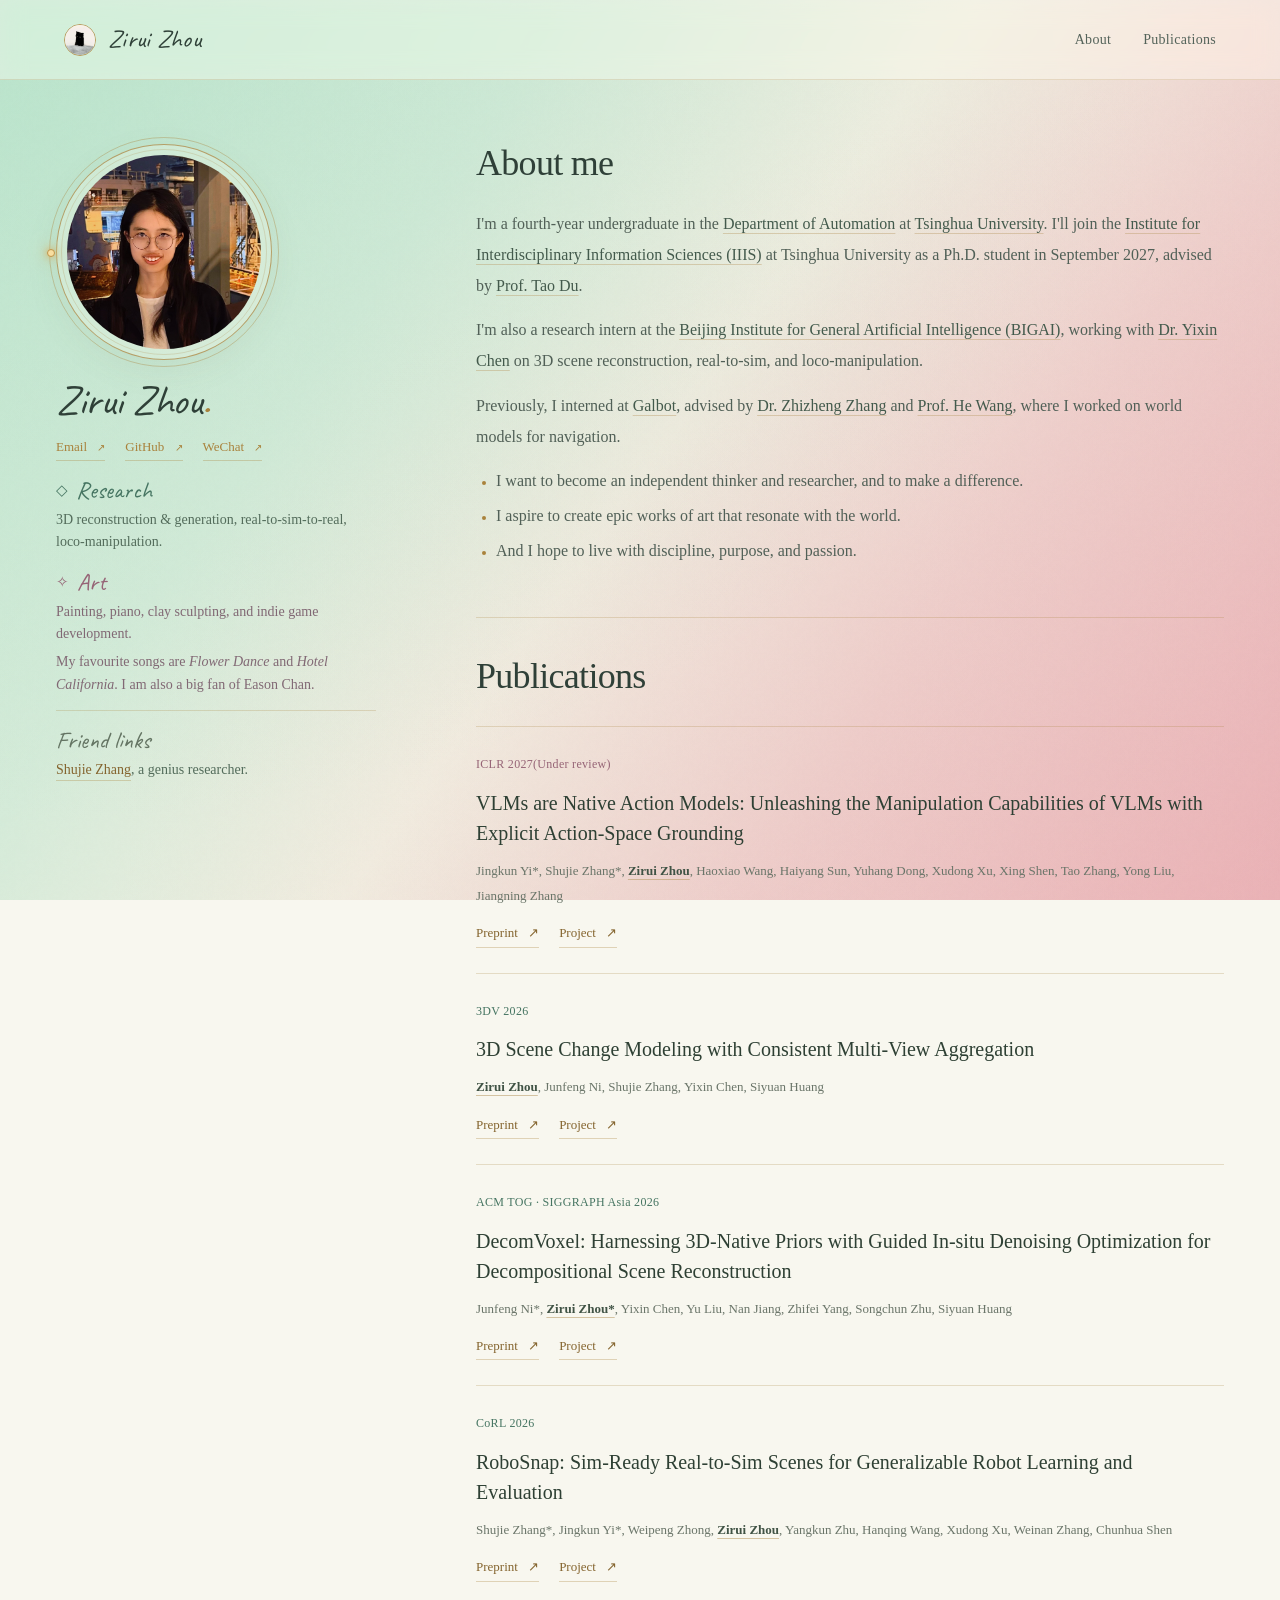
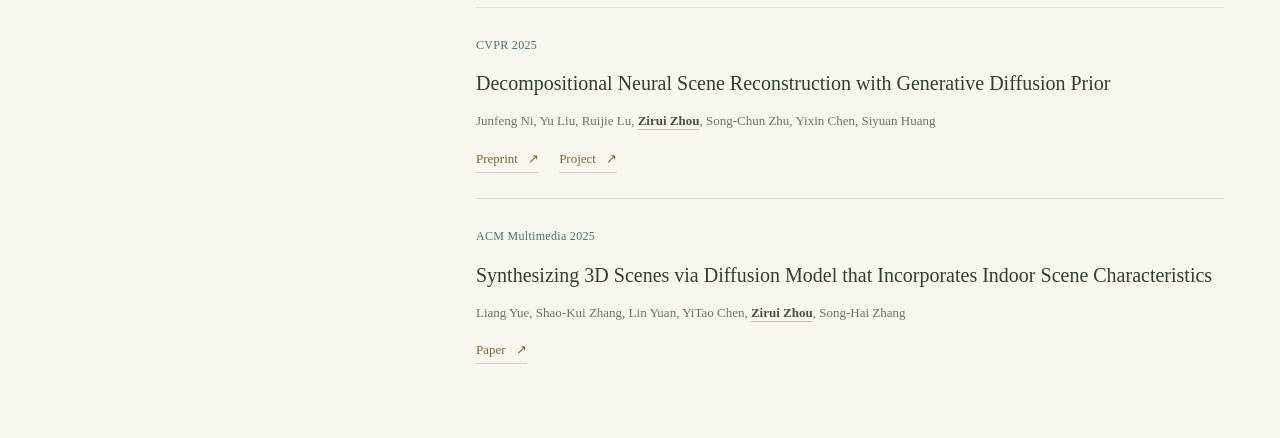
<file: index.html>
<!doctype html>
<html lang="en">
<head>
  <meta charset="utf-8">
  <meta name="viewport" content="width=device-width, initial-scale=1">
  <meta name="theme-color" content="#eef3e9">
  <meta name="description" content="Zirui Zhou — Tsinghua University. Research in 3D scene reconstruction and generation, real-to-sim-to-real robot learning, and loco-manipulation. A life with painting, piano, and clay.">
  <meta property="og:title" content="Zirui Zhou">
  <meta property="og:description" content="Exploring the world through 3D scenes, robotics, and art.">
  <meta property="og:type" content="website">
  <title>Zirui Zhou</title>
  <link rel="icon" type="image/jpeg" href="icon.jpg">
  <link rel="apple-touch-icon" href="icon.jpg">
  <link rel="preload" href="assets/font-preview/caveat-normal-400.woff2" as="font" type="font/woff2" crossorigin>
  <link rel="stylesheet" href="styles.css">
  <script src="script.js" defer></script>
</head>
<body>
  <a class="skip-link" href="#about">Skip to content</a>
  <header class="site-header" id="site-header">
    <a class="wordmark" href="#home" aria-label="Zirui Zhou, back to top">
      <img class="brand-icon" src="icon.jpg" alt="" width="32" height="32">
      <span>Zirui Zhou</span>
    </a>
    <nav aria-label="Main navigation">
      <a href="#about">About</a>
      <a href="#publications">Publications</a>
    </nav>
  </header>

  <main id="home">
    <!-- Original cover retained, disabled at your request.
    <section class="hero" id="home" aria-labelledby="hero-name">
      <div class="hero-grain" aria-hidden="true"></div>
      <svg class="scene-sketch" viewBox="0 0 240 240" fill="none" aria-hidden="true">
        <path d="M35 172 120 217 204 172 120 126Z M35 172V77L120 27 204 77V172 M120 126V27 M120 217V126 M35 77 120 126 204 77"/>
        <path d="m74 151 46 25 46-25-46-25-46 25Zm0 0V99l46-27 46 27v52M120 176v-53M74 99l46 24 46-24"/>
        <circle cx="120" cy="27" r="3"/><circle cx="35" cy="172" r="3"/><circle cx="204" cy="172" r="3"/>
      </svg>
      <svg class="art-sketch" viewBox="0 0 260 280" fill="none" aria-hidden="true">
        <path d="M131 251c-3-55 32-88 22-131-6-27-24-26-39-14-15 13-36-1-29-21 7-18 45-28 57-12 16 20 3 44-13 41-22-4-25-37-2-59 25-24 56 8 52 30-5 29-32 36-50 15-13-16-7-46 11-54 34-14 48 14 48 30 0 28-23 37-42 31-13-3-18-25-6-37 20-19 50-8 48 12-2 23-23 37-40 32-20-5-29-26-18-38"/>
        <path d="M134 217c-29-4-44-17-48-40 27-3 47 14 48 40Zm6-28c31-3 48-17 50-40-30 2-47 17-50 40Z"/>
      </svg>

      <p class="hero-eyebrow">RESEARCH &amp; CREATIVE PRACTICE</p>
      <div class="hero-composition">
        <div class="hero-side research-side">
          <span class="section-index"><span></span> THE CURIOUS MIND</span>
          <h2>Research<span class="title-dot">.</span></h2>
          <p class="hero-statement">Understanding scenes.<br>Bringing worlds to life.</p>
          <ul class="interest-list">
            <li>3D scene reconstruction &amp; generation</li>
            <li>Real-to-sim-to-real</li>
            <li>Loco-manipulation</li>
          </ul>
          <a class="text-link" href="#research">Explore my research <span aria-hidden="true">↘</span></a>
        </div>

        <div class="portrait-medallion">
          <div class="portrait-inner">
            <div class="hero-photo"><img src="image2.jpg" alt="Zirui Zhou smiling beside a warmly lit harbor" width="1912" height="1434" fetchpriority="high"></div>
            <p class="portrait-hello">HELLO, I'M</p>
            <h1 id="hero-name">Zirui Zhou</h1>
            <span class="portrait-star" aria-hidden="true">✧</span>
          </div>
        </div>

        <div class="hero-side art-side">
          <span class="section-index"><span></span> THE CREATIVE HEART</span>
          <h2><em>Art</em><span class="title-dot">.</span></h2>
          <p class="hero-statement">A little color, a little music.<br>Another way to see the world.</p>
          <ul class="interest-list">
            <li>Painting</li>
            <li>Piano</li>
            <li>Clay sculpting</li>
          </ul>
          <a class="text-link" href="#art">Meet my creative side <span aria-hidden="true">↘</span></a>
        </div>
      </div>

      <div class="hero-bottom">
        <span>TSINGHUA UNIVERSITY · BEIJING</span>
        <a class="scroll-cue" href="#about"><span>More about me</span><span class="scroll-arrow" aria-hidden="true">↓</span></a>
        <span class="hero-bottom-note">One person. Many ways of exploring.</span>
      </div>
    </section>
    -->

    <div class="academic-layout">
      <aside class="profile" aria-labelledby="profile-name">
        <div class="profile-content">
        <figure class="profile-photo">
          <div class="portrait-crop"><img src="image3.jpg" alt="Zirui Zhou smiling beside a warmly lit harbor" width="1912" height="1434" fetchpriority="high"></div>
          <span class="portrait-orbit" aria-hidden="true"></span>
        </figure>
        <h1 id="profile-name">Zirui Zhou<span class="title-dot">.</span></h1>
        <div class="profile-links">
          <a href="mailto:zhou-zr23@mails.tsinghua.edu.cn">Email <span aria-hidden="true">&#8599;</span></a>
          <a href="https://github.com/zr-zhou0o0" target="_blank" rel="noopener">GitHub <span aria-hidden="true">&#8599;</span></a>
          <a href="#wechat-contact" id="wechat-link" aria-haspopup="dialog" aria-label="Connect on WeChat">WeChat <span aria-hidden="true">&#8599;</span></a>
        </div>
        <section class="profile-interest research-interest" aria-labelledby="interest-research">
          <h2 id="interest-research"><span aria-hidden="true">&#9671;</span> Research</h2>
          <p>3D reconstruction &amp; generation, real-to-sim-to-real, loco-manipulation.</p>
        </section>
        <section class="profile-interest art-interest" aria-labelledby="interest-art">
          <h2 id="interest-art"><span aria-hidden="true">&#10023;</span> Art</h2>
          <p>Painting, piano, clay sculpting, and indie game development.</p>
          <p class="favourite-music">My favourite songs are <cite>Flower Dance</cite> and <cite>Hotel California</cite>. I am also a big fan of Eason Chan.</p>
        </section>
        <section class="profile-interest friend-links" aria-labelledby="friends-heading">
          <h2 id="friends-heading">Friend links</h2>
          <p><a href="https://hishujie.github.io/" target="_blank" rel="noopener">Shujie Zhang</a>, a genius researcher.</p>
        </section>
        </div>
      </aside>

      <div class="academic-main">
        <section class="about-section" id="about" aria-labelledby="about-heading">
          <h2 class="section-title" id="about-heading">About me</h2>
          <div class="profile-bio">
            <p>I'm a fourth-year undergraduate in the <a href="https://www.au.tsinghua.edu.cn/en/" target="_blank" rel="noopener">Department of Automation</a> at <a href="https://www.tsinghua.edu.cn/en/" target="_blank" rel="noopener">Tsinghua University</a>. I'll join the <a href="https://iiis.tsinghua.edu.cn/en/" target="_blank" rel="noopener">Institute for Interdisciplinary Information Sciences (IIIS)</a> at Tsinghua University as a Ph.D. student in September 2027, advised by <a href="https://people.iiis.tsinghua.edu.cn/~taodu/" target="_blank" rel="noopener">Prof. Tao Du</a>.</p>
            <p>I'm also a research intern at the <a href="https://eng.bigai.ai/" target="_blank" rel="noopener">Beijing Institute for General Artificial Intelligence (BIGAI)</a>, working with <a href="https://yixchen.github.io/" target="_blank" rel="noopener">Dr. Yixin Chen</a> on 3D scene reconstruction, real-to-sim, and loco-manipulation.</p>
            <p>Previously, I interned at <a href="https://www.galbot.com/" target="_blank" rel="noopener">Galbot</a>, advised by <a href="https://scholar.google.com/citations?user=X7M0I8kAAAAJ&amp;hl=en" target="_blank" rel="noopener">Dr. Zhizheng Zhang</a> and <a href="https://hughw19.github.io/" target="_blank" rel="noopener">Prof. He Wang</a>, where I worked on world models for navigation.</p>
            <ul class="personal-aspirations">
              <li>I want to become an independent thinker and researcher, and to make a difference.</li>
              <li>I aspire to create epic works of art that resonate with the world.</li>
              <li>And I hope to live with discipline, purpose, and passion.</li>
            </ul>
          </div>
        </section>

        <section class="publications" id="publications" aria-labelledby="publications-heading">
          <div class="section-heading">
            <div><h2 class="section-title" id="publications-heading">Publications</h2></div>
            <!-- <span class="publication-note">* Equal contribution</span> -->
          </div>

          <article class="publication">
            <div class="publication-meta"><span class="venue review">ICLR 2027(Under review)</span></div>
            <h3><a href="https://general-robo.github.io/EASG/" target="_blank" rel="noopener">VLMs are Native Action Models: Unleashing the Manipulation Capabilities of VLMs with Explicit Action-Space Grounding</a></h3>
            <p class="authors">Jingkun Yi*, Shujie Zhang*, <strong>Zirui Zhou</strong>, Haoxiao Wang, Haiyang Sun, Yuhang Dong, Xudong Xu, Xing Shen, Tao Zhang, Yong Liu, Jiangning Zhang</p>
            <div class="paper-links"><a href="https://arxiv.org/abs/2610.12832" target="_blank" rel="noopener">Preprint <span aria-hidden="true">↗</span></a><a href="https://general-robo.github.io/EASG/" target="_blank" rel="noopener">Project <span aria-hidden="true">↗</span></a></div>
          </article>

          <article class="publication">
            <div class="publication-meta"><span class="venue">3DV 2026</span></div>
            <h3><a href="https://zr-zhou0o0.github.io/SCaR3D/" target="_blank" rel="noopener">3D Scene Change Modeling with Consistent Multi-View Aggregation</a></h3>
            <p class="authors"><strong>Zirui Zhou</strong>, Junfeng Ni, Shujie Zhang, Yixin Chen, Siyuan Huang</p>
            <div class="paper-links"><a href="https://arxiv.org/abs/2512.22830" target="_blank" rel="noopener">Preprint <span aria-hidden="true">↗</span></a><a href="https://zr-zhou0o0.github.io/SCaR3D/" target="_blank" rel="noopener">Project <span aria-hidden="true">↗</span></a></div>
          </article>

          <article class="publication">
            <div class="publication-meta"><span class="venue">ACM TOG · SIGGRAPH Asia 2026</span></div>
            <h3><a href="https://decomvoxel.github.io/DecomVoxel-Webpage/" target="_blank" rel="noopener">DecomVoxel: Harnessing 3D-Native Priors with Guided In-situ Denoising Optimization for Decompositional Scene Reconstruction</a></h3>
            <p class="authors">Junfeng Ni*, <strong>Zirui Zhou*</strong>, Yixin Chen, Yu Liu, Nan Jiang, Zhifei Yang, Songchun Zhu, Siyuan Huang</p>
            <div class="paper-links"><a href="https://arxiv.org/abs/2610.01914" target="_blank" rel="noopener">Preprint <span aria-hidden="true">↗</span></a><a href="https://decomvoxel.github.io/DecomVoxel-Webpage/" target="_blank" rel="noopener">Project <span aria-hidden="true">↗</span></a></div>
          </article>

          <article class="publication">
            <div class="publication-meta"><span class="venue">CoRL 2026</span></div>
            <h3><a href="https://robosnap.github.io/" target="_blank" rel="noopener">RoboSnap: Sim-Ready Real-to-Sim Scenes for Generalizable Robot Learning and Evaluation</a></h3>
            <p class="authors">Shujie Zhang*, Jingkun Yi*, Weipeng Zhong, <strong>Zirui Zhou</strong>, Yangkun Zhu, Hanqing Wang, Xudong Xu, Weinan Zhang, Chunhua Shen</p>
            <div class="paper-links"><a href="https://arxiv.org/abs/2607.06699" target="_blank" rel="noopener">Preprint <span aria-hidden="true">↗</span></a><a href="https://robosnap.github.io/" target="_blank" rel="noopener">Project <span aria-hidden="true">↗</span></a></div>
          </article>

          <article class="publication">
            <div class="publication-meta"><span class="venue">CVPR 2025</span></div>
            <h3><a href="https://dp-recon.github.io/" target="_blank" rel="noopener">Decompositional Neural Scene Reconstruction with Generative Diffusion Prior</a></h3>
            <p class="authors">Junfeng Ni, Yu Liu, Ruijie Lu, <strong>Zirui Zhou</strong>, Song-Chun Zhu, Yixin Chen, Siyuan Huang</p>
            <div class="paper-links"><a href="https://arxiv.org/abs/2503.14830" target="_blank" rel="noopener">Preprint <span aria-hidden="true">↗</span></a><a href="https://dp-recon.github.io/" target="_blank" rel="noopener">Project <span aria-hidden="true">↗</span></a></div>
          </article>

          <article class="publication">
            <div class="publication-meta"><span class="venue">ACM Multimedia 2025</span></div>
            <h3><a href="https://doi.org/10.1145/3746027.3754832" target="_blank" rel="noopener">Synthesizing 3D Scenes via Diffusion Model that Incorporates Indoor Scene Characteristics</a></h3>
            <p class="authors">Liang Yue, Shao-Kui Zhang, Lin Yuan, YiTao Chen, <strong>Zirui Zhou</strong>, Song-Hai Zhang</p>
            <div class="paper-links"><a href="https://doi.org/10.1145/3746027.3754832" target="_blank" rel="noopener">Paper <span aria-hidden="true">↗</span></a></div>
          </article>
        </section>
      </div>
    </div>

    <!-- Original standalone art section retained, disabled at your request.
    <section class="art-section" id="art" aria-labelledby="art-heading">
      <div class="art-intro">
        <p class="eyebrow">BEYOND THE RESEARCH</p>
        <h2 class="section-title" id="art-heading">Room for <em>wonder.</em></h2>
        <p>Painting, piano, and clay sculpting are the other side of my curiosity. I love exploring shapes, colors, and sounds, and making something of my own.</p>
        <div class="art-mediums" aria-label="Art interests"><span>Painting</span><span>Piano</span><span>Clay sculpting</span></div>
      </div>
      <a class="creative-project" href="https://zr-zhou0o0.github.io/light/" target="_blank" rel="noopener">
        <span class="project-topline">A CREATIVE PROJECT <span aria-hidden="true">↗</span></span>
        <span class="project-title">Light <span>&amp;</span> Sound</span>
        <span class="project-description">An original music puzzle game.<br>A world of light, sound, and imagination.</span>
        <span class="project-bottomline">EXPLORE THE WORLD <span aria-hidden="true">→</span></span>
        <svg class="project-symbol" viewBox="0 0 150 150" fill="none" aria-hidden="true"><circle cx="75" cy="75" r="60"/><path d="m75 27 43 80H32L75 27Z M75 7v136M7 75h136"/><circle cx="75" cy="75" r="24"/></svg>
      </a>
    </section>
    -->
  </main>

  <dialog class="wechat-dialog" id="wechat-contact" aria-labelledby="wechat-heading" aria-describedby="wechat-description">
    <form method="dialog"><button class="dialog-close" aria-label="Close WeChat contact">×</button></form>
    <h2 id="wechat-heading">Let's connect</h2>
    <!-- <p id="wechat-description">Find me on WeChat · 微信</p> -->
    <label for="wechat-id">WeChat ID</label>
    <div class="wechat-copy-row">
      <input id="wechat-id" value="Rasdjex" readonly spellcheck="false" aria-label="WeChat ID: Rasdjex">
      <button id="copy-wechat" type="button">Copy ID</button>
    </div>
    <p class="copy-status" id="wechat-status" role="status" aria-live="polite"></p>
  </dialog>
</body>
</html>
</file>
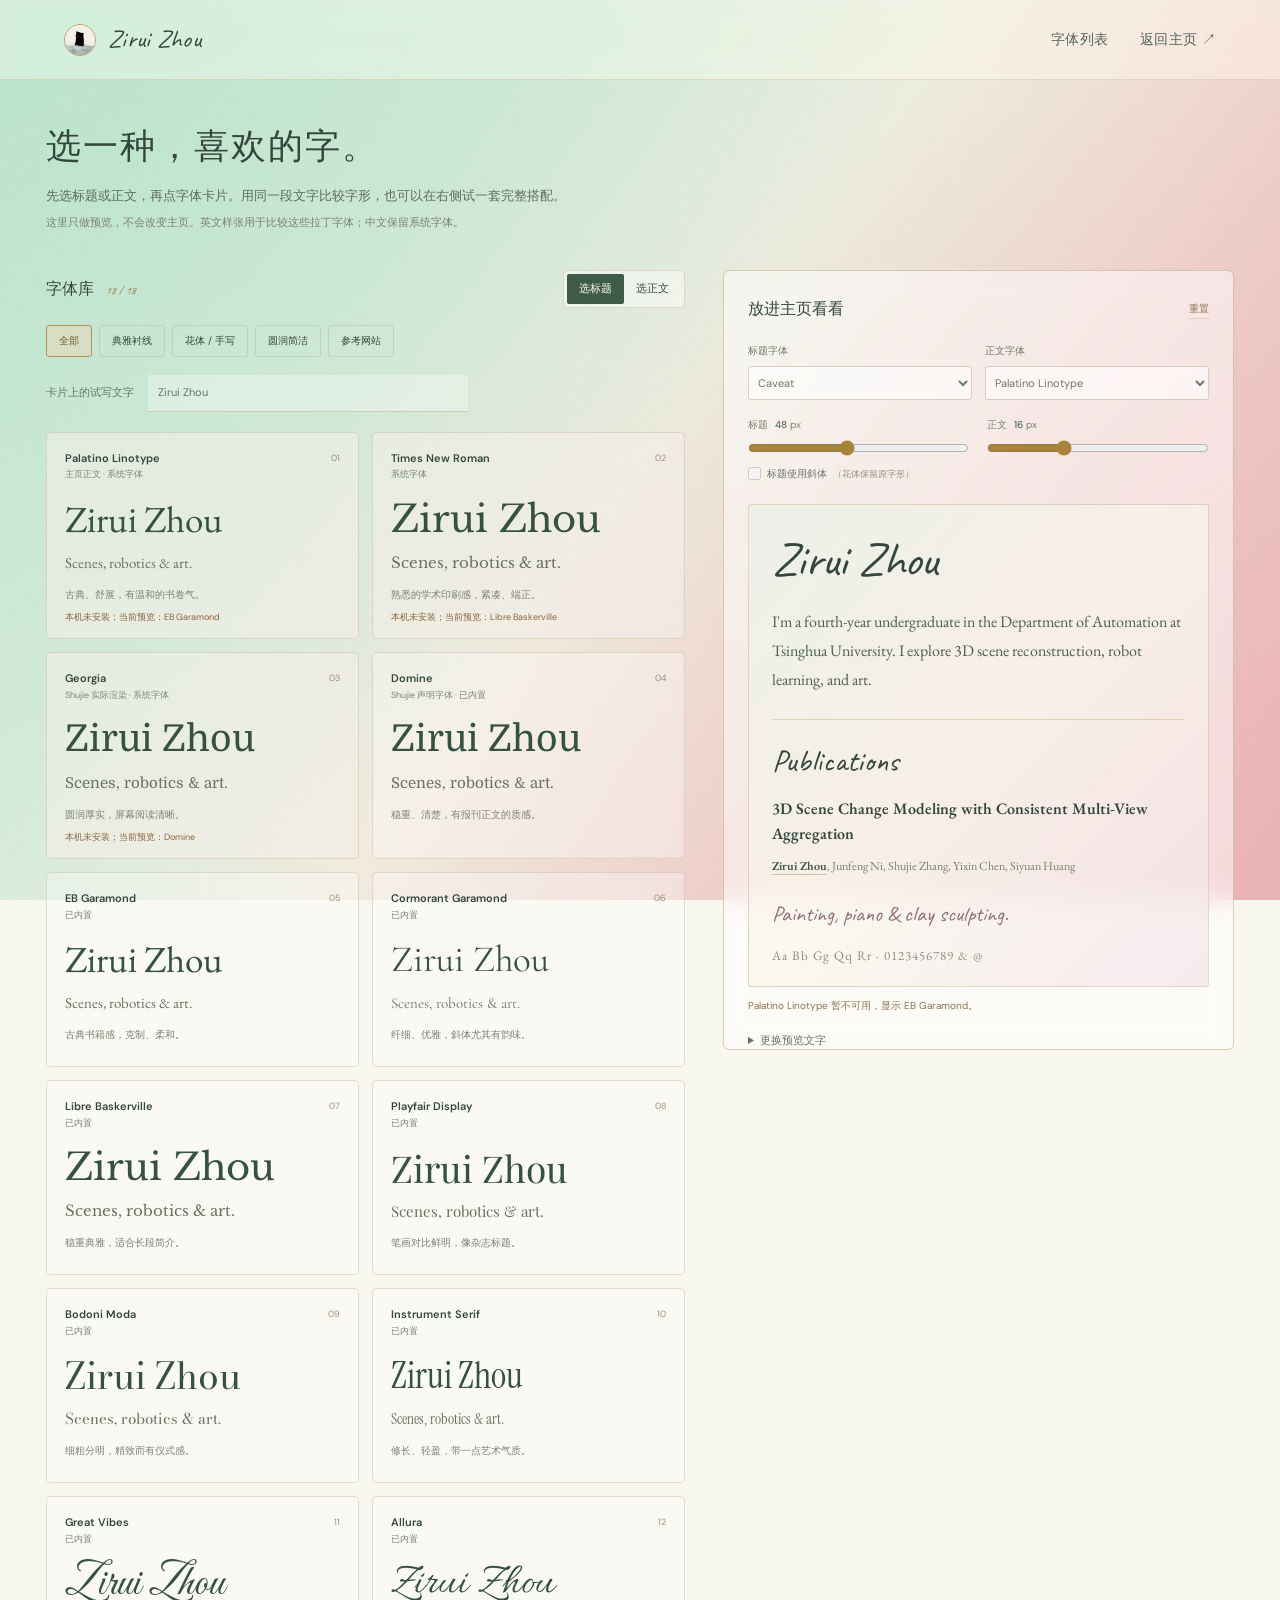
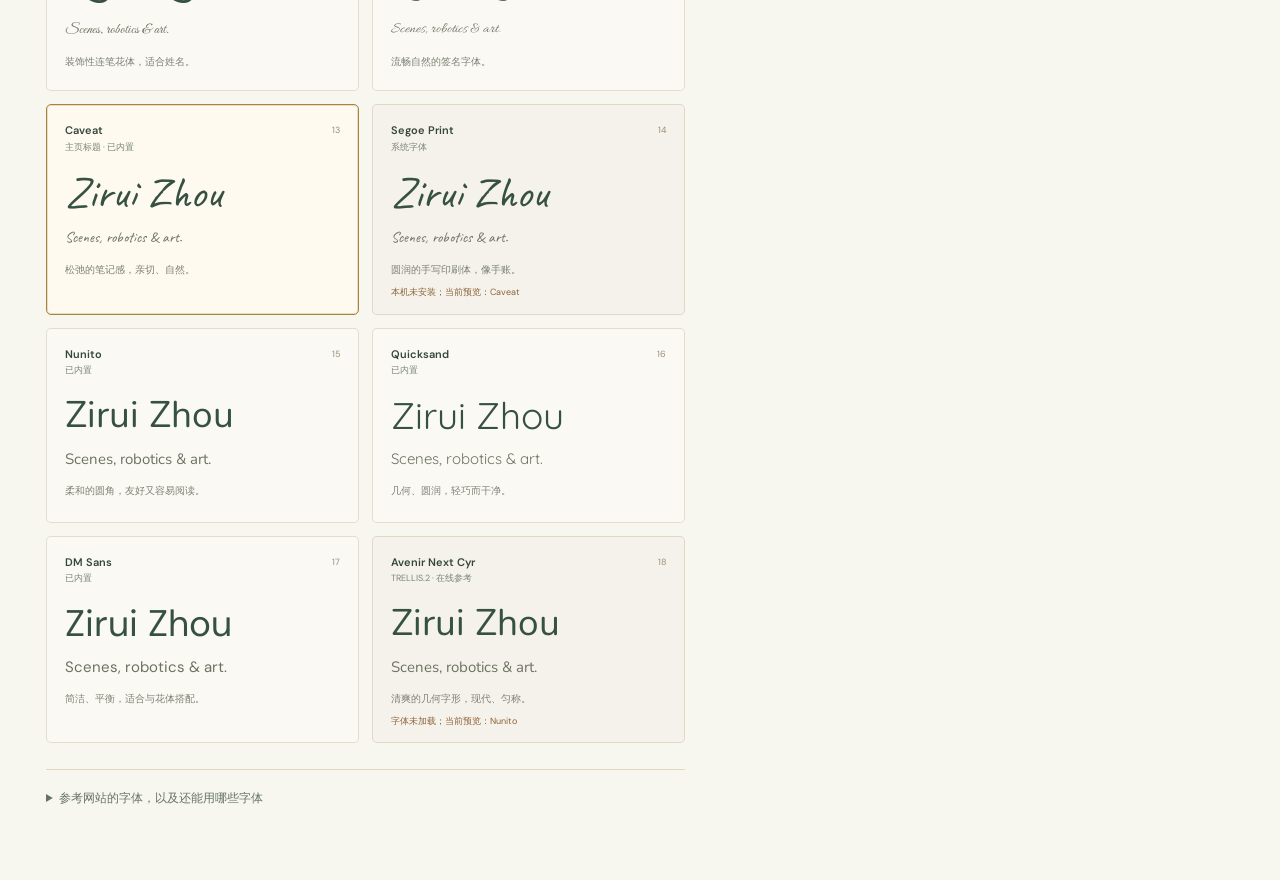
<file: fonts.html>
<!doctype html>
<html lang="zh-CN">
<head>
  <meta charset="utf-8">
  <meta name="viewport" content="width=device-width, initial-scale=1">
  <meta name="theme-color" content="#eef3e9">
  <title>字体对比 · Zirui Zhou</title>
  <link rel="icon" type="image/jpeg" href="icon.jpg">
  <link rel="stylesheet" href="styles.css">
  <link rel="stylesheet" href="font-faces.css">
  <link rel="stylesheet" href="font-preview.css">
  <script src="font-preview.js" defer></script>
</head>
<body class="font-studio">
  <a class="skip-link" href="#preview-panel">跳到排版预览</a>
  <header class="site-header">
    <a class="wordmark" href="index.html"><img class="brand-icon" src="icon.jpg" alt="" width="32" height="32"><span>Zirui Zhou</span></a>
    <nav aria-label="导航"><a href="#font-library">字体列表</a><a href="index.html">返回主页 ↗</a></nav>
  </header>

  <main class="studio-main">
    <div class="studio-intro">
      <h1>选一种，喜欢的字。</h1>
      <p>先选标题或正文，再点字体卡片。用同一段文字比较字形，也可以在右侧试一套完整搭配。</p>
      <p class="intro-note">这里只做预览，不会改变主页。英文样张用于比较这些拉丁字体；中文保留系统字体。</p>
    </div>

    <div class="studio-layout">
      <section class="font-browser" id="font-library" aria-labelledby="library-heading">
        <div class="browser-topline">
          <h2 id="library-heading">字体库 <span id="font-count">18</span></h2>
          <fieldset class="target-switch"><legend class="sr-only">卡片应用到哪里</legend><label><input type="radio" name="target" value="heading" checked><span>选标题</span></label><label><input type="radio" name="target" value="body"><span>选正文</span></label></fieldset>
        </div>
        <div class="font-filters" role="group" aria-label="字体类别">
          <button type="button" data-filter="all" aria-pressed="true">全部</button>
          <button type="button" data-filter="serif" aria-pressed="false">典雅衬线</button>
          <button type="button" data-filter="script" aria-pressed="false">花体 / 手写</button>
          <button type="button" data-filter="sans" aria-pressed="false">圆润简洁</button>
          <button type="button" data-filter="reference" aria-pressed="false">参考网站</button>
        </div>
        <label class="specimen-input">卡片上的试写文字<input id="sample-text" type="text" value="Zirui Zhou" maxlength="100" placeholder="输入姓名、短句或喜欢的单词"></label>
        <div class="font-grid" id="font-grid"></div>
        <noscript><p>请启用 JavaScript 查看字体卡片与实时排版。</p></noscript>
        <details class="font-notes">
          <summary>参考网站的字体，以及还能用哪些字体</summary>
          <p><a href="https://hishujie.github.io/" target="_blank" rel="noopener">Shujie 的主页</a>声明 <code>Domine, Georgia, serif</code>。本次浏览器检查实际渲染的是 Georgia，因此两种都放进了字体库。</p>
          <p><a href="https://microsoft.github.io/TRELLIS.2/" target="_blank" rel="noopener">TRELLIS.2</a>主要使用 Avenir Next Cyr；这里从它的原站加载，标为「在线参考」。</p>
          <p>你说的「plenotype」暂按 Palatino Linotype 收入。系统字体仅在已安装的设备上显示原字形；未安装或加载失败时，会明确标出替代字体。</p>
          <p>可用字体没有固定数量：系统已安装字体、可用于网页的开放字体，以及你提供的 WOFF2 / WOFF / TTF / OTF 文件都可以接入。花体适合姓名和短标题，长正文可以配一款更易读的字体。</p>
        </details>
      </section>

      <aside class="preview-panel" id="preview-panel" aria-labelledby="preview-heading">
        <div class="preview-panel-heading"><h2 id="preview-heading">放进主页看看</h2><button type="button" id="reset">重置</button></div>
        <div class="font-selectors">
          <label>标题字体<select id="heading-font"></select></label>
          <label>正文字体<select id="body-font"></select></label>
        </div>
        <div class="type-controls">
          <label>标题 <output id="heading-size-value">48</output> px<input type="range" id="heading-size" min="32" max="68" value="48"></label>
          <label>正文 <output id="body-size-value">16</output> px<input type="range" id="body-size" min="13" max="22" value="16"></label>
        </div>
        <label class="italic-control"><input type="checkbox" id="heading-italic">标题使用斜体 <span>（花体保留原字形）</span></label>

        <div class="preview-sheet" id="preview-sheet">
          <div class="preview-name" id="preview-name">Zirui Zhou</div>
          <p class="preview-copy" id="preview-copy">I'm a fourth-year undergraduate in the Department of Automation at Tsinghua University. I explore 3D scene reconstruction, robot learning, and art.</p>
          <h3 class="preview-section-title">Publications</h3>
          <p class="preview-paper">3D Scene Change Modeling with Consistent Multi-View Aggregation</p>
          <p class="preview-authors"><strong>Zirui Zhou</strong>, Junfeng Ni, Shujie Zhang, Yixin Chen, Siyuan Huang</p>
          <p class="preview-art">Painting, piano &amp; clay sculpting.</p>
          <p class="preview-alphabet">Aa Bb Gg Qq Rr · 0123456789 &amp; @</p>
        </div>
        <p id="font-status" class="font-status" role="status"></p>

        <details class="edit-sample">
          <summary>更换预览文字</summary>
          <label>姓名 / 标题<input id="preview-title-input" type="text" value="Zirui Zhou" maxlength="100"></label>
          <label>正文<textarea id="preview-body-input" rows="4" maxlength="2000">I'm a fourth-year undergraduate in the Department of Automation at Tsinghua University. I explore 3D scene reconstruction, robot learning, and art.</textarea></label>
        </details>

        <div class="pairing-presets" aria-label="字体搭配">
          <span>试试这些搭配</span>
          <div><button type="button" data-preset="classic">古典书卷</button><button type="button" data-preset="soft">温柔圆润</button><button type="button" data-preset="handwritten">一点手写</button><button type="button" data-preset="shujie">Shujie</button><button type="button" data-preset="trellis">TRELLIS.2</button></div>
        </div>
        <button type="button" class="copy-selection" id="copy-selection">复制我的字体选择 <span aria-hidden="true">↗</span></button>
        <p class="copy-feedback" id="copy-feedback" role="status">挑好后，把字体名称或这段选择发给我。</p>
        <textarea id="selection-text" class="selection-text" rows="3" readonly aria-label="字体选择结果" hidden></textarea>

        <label class="upload-font">＋ 试用本地字体文件<input type="file" id="upload-font" accept=".woff2,.woff,.ttf,.otf"><span>只在当前浏览器预览，不上传。</span></label>
        <p class="upload-status" id="upload-status" role="status"></p>
      </aside>
    </div>
  </main>
  <a class="mobile-preview-jump" href="#preview-panel">查看当前搭配 ↑</a>
</body>
</html>
</file>
<file: styles.css>
@font-face {
  font-family: 'Instrument Serif';
  src: url('assets/instrument-serif-regular.woff2') format('woff2');
  font-weight: 400;
  font-style: normal;
  font-display: swap;
}
@font-face {
  font-family: 'Instrument Serif';
  src: url('assets/instrument-serif-italic.woff2') format('woff2');
  font-weight: 400;
  font-style: italic;
  font-display: swap;
}
@font-face {
  font-family: 'DM Sans';
  src: url('assets/dm-sans.woff2') format('woff2');
  font-weight: 100 1000;
  font-style: normal;
  font-display: swap;
}

@font-face {
  font-family: 'Caveat';
  src: url('assets/font-preview/caveat-normal-400.woff2') format('woff2');
  font-weight: 400;
  font-style: normal;
  font-display: swap;
}

:root {
  --background: #f8f7ef;
  --paper: #2f4038;
  --muted: #68756c;
  --green: #467562;
  --pink: #966476;
  --rose-background: #EAB2B6;
  --selection-background: #B9D5C2;
  --gold: #a9823c;
  --line: rgba(169, 130, 60, .24);
  --serif: 'Caveat', 'Segoe Print', cursive;
  --sans: 'Palatino Linotype', Palatino, 'Book Antiqua', Georgia, serif;
}
* { box-sizing: border-box; }
html { scroll-behavior: smooth; scroll-padding-top: 108px; }
body {
  margin: 0;
  background: var(--background);
  color: var(--paper);
  font-family: var(--sans);
  font-size: 14px;
  line-height: 1.8;
  -webkit-font-smoothing: antialiased;
  isolation: isolate;
}
/* More visible mint and rose, blending softly along the original diagonal. */
body::before {
  content: '';
  position: fixed;
  inset: 0;
  z-index: -2;
  pointer-events: none;
  background:
    radial-gradient(ellipse at 0% 0%, rgba(143, 211, 183, .22), transparent 65%),
    radial-gradient(ellipse at 100% 100%, rgba(234, 178, 182, .22), transparent 65%),
    linear-gradient(125deg, #c5e8d1 0%, #d5ebd9 30%, #f1eee1 51%, #eed0cc 72%, var(--rose-background) 100%);
}
body::after {
  content: '';
  position: fixed;
  inset: 0;
  z-index: -1;
  opacity: .025;
  pointer-events: none;
  background-image: url("data:image/svg+xml,%3Csvg viewBox='0 0 180 180' xmlns='http://www.w3.org/2000/svg'%3E%3Cfilter id='n'%3E%3CfeTurbulence type='fractalNoise' baseFrequency='.86' numOctaves='3' stitchTiles='stitch'/%3E%3C/filter%3E%3Cpath fill='%23000' filter='url(%23n)' opacity='.55' d='M0 0h180v180H0z'/%3E%3C/svg%3E");
}
h1, h2, h3, p, figure { margin: 0; }
h1, h2, h3 { font-family: var(--serif); font-weight: 400; }
button, input { font: inherit; }
a { color: inherit; text-decoration: none; -webkit-tap-highlight-color: transparent; }
a:focus-visible, button:focus-visible, input:focus-visible { outline: 2px solid var(--gold); outline-offset: 6px; }
img { display: block; max-width: 100%; height: auto; }
/* A milky green selection in the same family as the mint background. */
::selection { background: var(--selection-background); color: #294238; }
.skip-link { position: fixed; z-index: 20; top: -70px; left: 20px; padding: 12px 20px; background: var(--background); border: 1px solid var(--gold); }
.skip-link:focus { top: 12px; }

.site-header {
  position: fixed;
  z-index: 10;
  top: 0;
  width: 100%;
  height: 80px;
  display: flex;
  align-items: center;
  justify-content: space-between;
  padding: 0 clamp(28px, 5vw, 84px);
  border-bottom: 1px solid rgba(169, 130, 60, .2);
  background: rgba(250, 249, 240, .46);
  backdrop-filter: blur(12px) saturate(135%);
  -webkit-backdrop-filter: blur(12px) saturate(135%);
  transition: background .25s, height .25s;
}
.site-header.scrolled { height: 68px; background: rgba(250, 249, 240, .28); backdrop-filter: blur(18px) saturate(140%); -webkit-backdrop-filter: blur(18px) saturate(140%); }
.wordmark { display: flex; gap: 12px; align-items: center; font-family: var(--serif); font-size: 25px; font-weight: 400; letter-spacing: .3px; }
.brand-icon { width: 32px; height: 32px; border: 1px solid #b89a5e; border-radius: 50%; object-fit: cover; }
.monogram { width: 30px; height: 30px; display: grid; place-items: center; border: 1px solid #b89a5e; border-radius: 50%; color: var(--gold); font-family: var(--serif); font-size: 25px; line-height: 1; padding-bottom: 3px; background: linear-gradient(125deg, #8fd3b724, #daa5b41a); }
.site-header nav { display: flex; align-items: center; gap: 32px; font-size: 14px; letter-spacing: .3px; color: #54635a; }
.site-header nav > a { padding: 7px 0; transition: color .2s; }
.site-header nav > a:hover, .site-header nav > a[aria-current] { color: var(--gold); }

.academic-layout {
  --profile-width: 320px;
  --content-top: clamp(96px, 16dvh, 148px);
  --profile-gap: clamp(8px, 1.6dvh, 15px);
  display: grid;
  grid-template-columns: minmax(0, var(--profile-width)) minmax(0, 1fr);
  align-items: start;
  gap: 100px;
  max-width: 1240px;
  margin: 0 auto;
  padding: var(--content-top) 36px 74px;
  scroll-margin-top: 0;
}
.profile { min-width: 0; align-self: start; }
/* A stationary desktop profile with height-responsive spacing and no inner scroller. */
.profile-content { position: fixed; top: var(--content-top); width: var(--profile-width); }
/* The photograph stays still; only the golden point orbits around it. */
.profile-photo {
  position: relative;
  width: clamp(88px, calc(32dvh - 72px), 220px);
  aspect-ratio: 1;
  padding: 10px;
  margin: 0 0 clamp(10px, 2dvh, 20px);
  border: 1px solid rgba(169, 130, 60, .72);
  border-radius: 50%;
  background: rgba(255, 250, 234, .24);
  box-shadow: 0 10px 35px rgba(96, 112, 82, .08);
}
.profile-photo::after {
  content: '';
  position: absolute;
  inset: 4px;
  border: 1px solid rgba(169, 130, 60, .21);
  border-radius: 50%;
  pointer-events: none;
}
.portrait-crop { width: 100%; height: 100%; aspect-ratio: 1; border-radius: 50%; overflow: hidden; }
.profile-photo img { width: 100%; height: 100%; object-fit: cover; object-position: 46% 39%; transform: scale(1.22); transform-origin: 47% 41%; }
.portrait-orbit {
  position: absolute;
  inset: -8px;
  border: 1px solid rgba(169, 130, 60, .36);
  border-radius: 50%;
  pointer-events: none;
  animation: portrait-orbit 22s linear infinite;
}
.portrait-orbit::before {
  content: '';
  position: absolute;
  width: 6px;
  height: 6px;
  top: calc(50% - 3px);
  left: -3px;
  border-radius: 50%;
  background: #f8dea0;
  border: 1px solid #bd9247;
  box-shadow: 0 0 6px 2px rgba(215, 181, 109, .65), 0 0 17px 4px rgba(215, 181, 109, .3);
}
@keyframes portrait-orbit { to { transform: rotate(360deg); } }
.eyebrow { font-size: 9px; letter-spacing: 2.2px; font-weight: 400; color: #8f784e; line-height: 1.6; margin-bottom: 12px; }
.profile-eyebrow { font-size: 8px; letter-spacing: 1.8px; color: #647868; margin-bottom: 9px; }
.profile h1 { font-family: var(--serif); font-size: clamp(30px, 4.8dvh, 42px); font-weight: 400; line-height: 1.1; letter-spacing: -.5px; }
.title-dot { color: var(--gold); }
.profile-role { margin-top: 12px; font-size: 10px; letter-spacing: .5px; color: #607463; }
.profile-links { display: flex; flex-wrap: wrap; gap: 6px 20px; margin-top: clamp(8px, 1.2dvh, 12px); font-size: 13px; color: var(--gold); }
.profile-links a { border-bottom: 1px solid #a9823c50; padding-bottom: 2px; white-space: nowrap; }
.profile-links span { margin-left: 7px; font-size: 10px; }
.profile-links a:hover { color: var(--paper); border-color: var(--paper); }
.profile-bio { margin-top: 24px; font-size: 16px; line-height: 1.95; color: #516057; }
.profile-bio p + p { margin-top: 13px; }
.personal-aspirations { margin-top: 13px; padding-left: 1.25em; }
.personal-aspirations li + li { margin-top: 4px; }
.personal-aspirations li::marker { color: var(--gold); font-size: .75em; }
.profile-bio a { color: #435a4c; text-decoration: underline; text-decoration-color: #b99b686b; text-underline-offset: 4px; }
.profile-bio a:hover { color: #7c602e; text-decoration-color: #a9823c; }
.profile-interest { margin-top: var(--profile-gap); }
.profile-interest h2 { display: flex; align-items: center; gap: 8px; font-weight: 400; font-size: clamp(20px, 2.9dvh, 24px); line-height: 1.2; letter-spacing: 0; margin-bottom: 4px; }
.profile-interest h2 > span { font-size: 15px; line-height: 1; font-weight: 400; }
.profile-interest p { font-size: 14px; line-height: 1.6; color: #536c5b; }
.research-interest h2 { color: var(--green); }
.art-interest h2 { color: var(--pink); }
.art-interest p { color: #816874; }
.art-interest .favourite-music { margin-top: 6px; }
.friend-links { padding-top: var(--profile-gap); margin-top: var(--profile-gap); border-top: 1px solid var(--line); }
.friend-links h2 { color: #647463; }
.friend-links a { color: #84642e; border-bottom: 1px solid #a9823c50; padding-bottom: 3px; }
.friend-links a:hover { color: var(--paper); border-color: var(--gold); }
.friend-links a span { margin-left: 8px; font-size: 12px; }

.academic-main { min-width: 0; }
.about-section { padding-bottom: 35px; margin-bottom: 39px; border-bottom: 1px solid var(--line); }
.about-section .profile-bio { line-height: 1.95; }
.profile-interest:first-of-type { margin-top: var(--profile-gap); }
.section-title { font-family: var(--serif); font-size: 58px; line-height: 1.1; font-weight: 400; letter-spacing: -.7px; }
.about-section .section-title, .publications .section-title { font-family: var(--sans); font-size: 36px; }
.section-heading { display: flex; align-items: end; justify-content: space-between; gap: 20px; border-bottom: 1px solid var(--line); padding-bottom: 29px; }
.publication-note { font-size: 11px; color: #738073; white-space: nowrap; padding-bottom: 4px; }
.publication { padding: 27px 0 25px; border-bottom: 1px solid var(--line); }
.publication:last-child { border-bottom: 0; padding-bottom: 0; }
.publication-meta { display: flex; justify-content: space-between; align-items: center; font-size: 9px; color: #889080; margin-bottom: 12px; letter-spacing: .8px; }
.venue { font-size: 12px; font-weight: 400; color: var(--green); letter-spacing: .3px; }
.venue.review { color: var(--pink); }
.publication h3 { font-family: var(--sans); font-size: 20px; font-weight: 400; line-height: 1.5; letter-spacing: 0; color: #2e4034; }
.publication h3 a { transition: color .2s; }
.publication h3 a:hover { color: var(--gold); }
.authors { font-size: 13px; line-height: 1.95; color: #6a7569; margin-top: 10px; }
.authors strong { font-weight: 600; color: #405345; text-decoration: underline; text-decoration-color: #b99b6890; text-underline-offset: 4px; }
.paper-links { display: flex; gap: 20px; margin-top: 13px; font-size: 13px; color: #84642e; }
.paper-links a { border-bottom: 1px solid #a9823c50; padding-bottom: 2px; }
.paper-links a:hover { color: var(--gold); border-color: var(--gold); }
.paper-links span { margin-left: 7px; }

.site-footer { max-width: 1168px; margin: 0 auto; border-top: 1px solid var(--line); padding: 26px 0 32px; display: flex; align-items: center; justify-content: flex-end; gap: 20px; color: #6b796a; }
.site-footer > a:last-child { font-size: 14px; color: var(--gold); }
.site-footer > a:last-child > span { margin-left: 12px; }

body.contact-open { overflow: hidden; }
.wechat-dialog { width: min(400px, calc(100% - 40px)); max-height: calc(100dvh - 40px); margin: auto; padding: 36px 30px 20px; border: 1px solid var(--gold); border-radius: 18px; background: linear-gradient(125deg, #edf4e9, #faf5ed 55%, #f4e6eb); color: var(--paper); box-shadow: 0 24px 80px #30433530; }
.wechat-dialog::backdrop { background: #263d3440; backdrop-filter: blur(8px); }
.wechat-dialog h2 { font-size: 42px; line-height: 1.2; margin-bottom: 12px; }
.wechat-dialog > p { font-size: 15px; color: var(--muted); }
.wechat-dialog label { display: block; margin: 25px 0 7px; font-size: 12px; color: var(--muted); }
.dialog-close { position: absolute; top: 8px; right: 9px; width: 36px; height: 36px; border: 0; background: transparent; color: var(--gold); font-family: Arial, sans-serif; font-size: 24px; cursor: pointer; }
.wechat-copy-row { display: flex; gap: 10px; }
.wechat-copy-row input { min-width: 0; width: 100%; padding: 8px 12px; border: 1px solid var(--line); border-radius: 6px; background: #ffffff50; color: var(--paper); font-size: 18px; }
.wechat-copy-row button { flex-shrink: 0; padding: 8px 14px; border: 1px solid #a9823c80; border-radius: 6px; background: #ead9b740; color: #795a27; cursor: pointer; }
.wechat-copy-row button:hover { background: #ead9b780; }
.wechat-dialog .copy-status { min-height: 2.7em; margin-top: 12px; font-size: 12px; }

@media (max-width: 1199px) {
  .academic-layout { --profile-width: 290px; --content-top: clamp(96px, 16dvh, 130px); gap: 65px; padding: var(--content-top) 45px 65px; }
  .site-footer { margin-left: 45px; margin-right: 45px; }
  .section-title { font-size: 53px; }
  .publication h3 { font-size: 19px; }
}
@media (max-width: 959px) {
  .academic-layout { --profile-width: 245px; --content-top: clamp(96px, 16dvh, 125px); gap: 43px; padding: var(--content-top) 32px 60px; }
  .profile-photo { max-width: 205px; }
  .profile-bio { font-size: 15px; }
  .profile-interest p { font-size: 14px; }
  .section-title { font-size: 47px; }
  .section-heading { gap: 10px; flex-wrap: wrap; padding-bottom: 23px; }
  .publication-note { font-size: 10px; }
  .publication h3 { font-size: 18px; }
  .publication { padding: 23px 0; }
  .authors { font-size: 12px; }
  .venue { font-size: 11px; }
  .site-footer { margin-left: 32px; margin-right: 32px; }
}
@media (max-width: 719px) {
  html { scroll-padding-top: 92px; }
  .site-header { height: 68px; padding: 0 22px; }
  .site-header.scrolled { height: 62px; }
  .wordmark { font-size: 23px; gap: 9px; }
  .monogram { width: 27px; height: 27px; font-size: 23px; }
  .site-header nav { gap: 18px; font-size: 13px; letter-spacing: .2px; }
  .academic-layout { display: flex; flex-direction: column; gap: 50px; padding: 108px 26px 48px; scroll-margin-top: 0; }
  .profile { width: 100%; }
  .profile-content { position: static; width: auto; }
  .profile-photo { width: 184px; margin-bottom: 18px; }
  
  .profile h1 { font-size: 38px; }
  .profile-role { font-size: 11px; }
  .profile-links { font-size: 13px; }
  .profile-bio { font-size: 15px; line-height: 1.9; }
  .profile-interest { margin-top: 15px; }
  .profile-interest h2 { font-size: 23px; }
  .profile-interest p { font-size: 14px; }
  .academic-main { width: 100%; }
  .section-title { font-size: 48px; }
  .about-section .section-title, .publications .section-title { font-size: 30px; }
  .section-heading { gap: 15px; flex-wrap: nowrap; padding-bottom: 24px; }
  .publication-note { font-size: 10px; }
  .publication h3 { font-size: 19px; }
  .authors { font-size: 13px; }
  .venue { font-size: 11px; }
  .paper-links { font-size: 13px; }
  .site-footer { margin: 0 26px; flex-wrap: wrap; gap: 12px; padding: 22px 0; }
  .site-footer > a:last-child { margin-left: auto; }
}
@media (max-width: 369px) {
  .site-header { padding: 0 18px; }
  .wordmark > span:last-child { display: none; }
  .site-header nav { gap: 22px; }
  .academic-layout { padding-left: 22px; padding-right: 22px; }
  .section-title { font-size: 42px; }
  .about-section .section-title, .publications .section-title { font-size: 28px; }
  .section-heading { gap: 10px; }
  .publication-note { font-size: 9px; }
  .site-footer { margin-left: 22px; margin-right: 22px; }
}
@media (prefers-reduced-motion: reduce) {
  html { scroll-behavior: auto; }
  *, *::before, *::after { transition: none !important; }
  .portrait-orbit { animation: none; transform: rotate(-35deg); }
}
@media (min-width: 720px) and (max-height: 600px) {
  .profile-interest p { font-size: 13px; line-height: 1.5; }
  .profile-links { font-size: 12px; gap: 5px 16px; }
}
@media (min-width: 720px) and (max-height: 560px) {
  .academic-layout { --profile-gap: 4px; }
  .profile-photo { width: clamp(72px, calc(32dvh - 104px), 88px); margin-bottom: 8px; }
  .profile-interest p { line-height: 1.35; }
  .art-interest .favourite-music { margin-top: 4px; }
}
@media print {
  body { background: white; color: black; }
  body::before, body::after, .site-header, .site-footer, .skip-link { display: none; }
  .academic-layout { display: grid; grid-template-columns: 28% 1fr; gap: 30px; padding: 0; }
  .profile-content { position: static; width: auto; }
  .profile-photo { width: 130px; }
  .profile-photo img { height: 100%; }
  .portrait-orbit { display: none; }
  .profile h1 { font-size: 30px; }
  .profile-bio, .profile-interest p, .profile-links { font-size: 9px; }
  .profile *, .publication *, .section-heading * { color: black !important; }
  .publication { break-inside: avoid; padding: 14px 0; }
  .publication h3 { font-size: 11px; }
  .authors { font-size: 8px; }
  .section-title, .about-section .section-title, .publications .section-title { font-size: 30px; }
}
</file>
<file: font-faces.css>
@font-face {
  font-family: 'Domine';
  font-style: normal;
  font-weight: 400;
  font-display: swap;
  src: url(assets/font-preview/domine-normal-400.woff2) format('woff2');
  unicode-range: U+0000-00FF, U+0131, U+0152-0153, U+02BB-02BC, U+02C6, U+02DA, U+02DC, U+0304, U+0308, U+0329, U+2000-206F, U+20AC, U+2122, U+2191, U+2193, U+2212, U+2215, U+FEFF, U+FFFD;
}

@font-face {
  font-family: 'EB Garamond';
  font-style: italic;
  font-weight: 400;
  font-display: swap;
  src: url(assets/font-preview/eb-garamond-italic-400.woff2) format('woff2');
  unicode-range: U+0000-00FF, U+0131, U+0152-0153, U+02BB-02BC, U+02C6, U+02DA, U+02DC, U+0304, U+0308, U+0329, U+2000-206F, U+20AC, U+2122, U+2191, U+2193, U+2212, U+2215, U+FEFF, U+FFFD;
}

@font-face {
  font-family: 'EB Garamond';
  font-style: normal;
  font-weight: 400;
  font-display: swap;
  src: url(assets/font-preview/eb-garamond-normal-400.woff2) format('woff2');
  unicode-range: U+0000-00FF, U+0131, U+0152-0153, U+02BB-02BC, U+02C6, U+02DA, U+02DC, U+0304, U+0308, U+0329, U+2000-206F, U+20AC, U+2122, U+2191, U+2193, U+2212, U+2215, U+FEFF, U+FFFD;
}

@font-face {
  font-family: 'EB Garamond';
  font-style: normal;
  font-weight: 600;
  font-display: swap;
  src: url(assets/font-preview/eb-garamond-normal-600.woff2) format('woff2');
  unicode-range: U+0000-00FF, U+0131, U+0152-0153, U+02BB-02BC, U+02C6, U+02DA, U+02DC, U+0304, U+0308, U+0329, U+2000-206F, U+20AC, U+2122, U+2191, U+2193, U+2212, U+2215, U+FEFF, U+FFFD;
}

@font-face {
  font-family: 'Cormorant Garamond';
  font-style: italic;
  font-weight: 400;
  font-display: swap;
  src: url(assets/font-preview/cormorant-garamond-italic-400.woff2) format('woff2');
  unicode-range: U+0000-00FF, U+0131, U+0152-0153, U+02BB-02BC, U+02C6, U+02DA, U+02DC, U+0304, U+0308, U+0329, U+2000-206F, U+20AC, U+2122, U+2191, U+2193, U+2212, U+2215, U+FEFF, U+FFFD;
}

@font-face {
  font-family: 'Cormorant Garamond';
  font-style: normal;
  font-weight: 400;
  font-display: swap;
  src: url(assets/font-preview/cormorant-garamond-normal-400.woff2) format('woff2');
  unicode-range: U+0000-00FF, U+0131, U+0152-0153, U+02BB-02BC, U+02C6, U+02DA, U+02DC, U+0304, U+0308, U+0329, U+2000-206F, U+20AC, U+2122, U+2191, U+2193, U+2212, U+2215, U+FEFF, U+FFFD;
}

@font-face {
  font-family: 'Cormorant Garamond';
  font-style: normal;
  font-weight: 600;
  font-display: swap;
  src: url(assets/font-preview/cormorant-garamond-normal-600.woff2) format('woff2');
  unicode-range: U+0000-00FF, U+0131, U+0152-0153, U+02BB-02BC, U+02C6, U+02DA, U+02DC, U+0304, U+0308, U+0329, U+2000-206F, U+20AC, U+2122, U+2191, U+2193, U+2212, U+2215, U+FEFF, U+FFFD;
}

@font-face {
  font-family: 'Libre Baskerville';
  font-style: italic;
  font-weight: 400;
  font-display: swap;
  src: url(assets/font-preview/libre-baskerville-italic-400.woff2) format('woff2');
  unicode-range: U+0000-00FF, U+0131, U+0152-0153, U+02BB-02BC, U+02C6, U+02DA, U+02DC, U+0304, U+0308, U+0329, U+2000-206F, U+20AC, U+2122, U+2191, U+2193, U+2212, U+2215, U+FEFF, U+FFFD;
}

@font-face {
  font-family: 'Libre Baskerville';
  font-style: normal;
  font-weight: 400;
  font-display: swap;
  src: url(assets/font-preview/libre-baskerville-normal-400.woff2) format('woff2');
  unicode-range: U+0000-00FF, U+0131, U+0152-0153, U+02BB-02BC, U+02C6, U+02DA, U+02DC, U+0304, U+0308, U+0329, U+2000-206F, U+20AC, U+2122, U+2191, U+2193, U+2212, U+2215, U+FEFF, U+FFFD;
}

@font-face {
  font-family: 'Libre Baskerville';
  font-style: normal;
  font-weight: 600;
  font-display: swap;
  src: url(assets/font-preview/libre-baskerville-normal-600.woff2) format('woff2');
  unicode-range: U+0000-00FF, U+0131, U+0152-0153, U+02BB-02BC, U+02C6, U+02DA, U+02DC, U+0304, U+0308, U+0329, U+2000-206F, U+20AC, U+2122, U+2191, U+2193, U+2212, U+2215, U+FEFF, U+FFFD;
}

@font-face {
  font-family: 'Playfair Display';
  font-style: italic;
  font-weight: 400;
  font-display: swap;
  src: url(assets/font-preview/playfair-display-italic-400.woff2) format('woff2');
  unicode-range: U+0000-00FF, U+0131, U+0152-0153, U+02BB-02BC, U+02C6, U+02DA, U+02DC, U+0304, U+0308, U+0329, U+2000-206F, U+20AC, U+2122, U+2191, U+2193, U+2212, U+2215, U+FEFF, U+FFFD;
}

@font-face {
  font-family: 'Playfair Display';
  font-style: normal;
  font-weight: 400;
  font-display: swap;
  src: url(assets/font-preview/playfair-display-normal-400.woff2) format('woff2');
  unicode-range: U+0000-00FF, U+0131, U+0152-0153, U+02BB-02BC, U+02C6, U+02DA, U+02DC, U+0304, U+0308, U+0329, U+2000-206F, U+20AC, U+2122, U+2191, U+2193, U+2212, U+2215, U+FEFF, U+FFFD;
}

@font-face {
  font-family: 'Playfair Display';
  font-style: normal;
  font-weight: 600;
  font-display: swap;
  src: url(assets/font-preview/playfair-display-normal-600.woff2) format('woff2');
  unicode-range: U+0000-00FF, U+0131, U+0152-0153, U+02BB-02BC, U+02C6, U+02DA, U+02DC, U+0304, U+0308, U+0329, U+2000-206F, U+20AC, U+2122, U+2191, U+2193, U+2212, U+2215, U+FEFF, U+FFFD;
}

@font-face {
  font-family: 'Bodoni Moda';
  font-style: italic;
  font-weight: 400;
  font-display: swap;
  src: url(assets/font-preview/bodoni-moda-italic-400.woff2) format('woff2');
  unicode-range: U+0000-00FF, U+0131, U+0152-0153, U+02BB-02BC, U+02C6, U+02DA, U+02DC, U+0304, U+0308, U+0329, U+2000-206F, U+20AC, U+2122, U+2191, U+2193, U+2212, U+2215, U+FEFF, U+FFFD;
}

@font-face {
  font-family: 'Bodoni Moda';
  font-style: normal;
  font-weight: 400;
  font-display: swap;
  src: url(assets/font-preview/bodoni-moda-normal-400.woff2) format('woff2');
  unicode-range: U+0000-00FF, U+0131, U+0152-0153, U+02BB-02BC, U+02C6, U+02DA, U+02DC, U+0304, U+0308, U+0329, U+2000-206F, U+20AC, U+2122, U+2191, U+2193, U+2212, U+2215, U+FEFF, U+FFFD;
}

@font-face {
  font-family: 'Bodoni Moda';
  font-style: normal;
  font-weight: 600;
  font-display: swap;
  src: url(assets/font-preview/bodoni-moda-normal-600.woff2) format('woff2');
  unicode-range: U+0000-00FF, U+0131, U+0152-0153, U+02BB-02BC, U+02C6, U+02DA, U+02DC, U+0304, U+0308, U+0329, U+2000-206F, U+20AC, U+2122, U+2191, U+2193, U+2212, U+2215, U+FEFF, U+FFFD;
}

@font-face {
  font-family: 'Great Vibes';
  font-style: normal;
  font-weight: 400;
  font-display: swap;
  src: url(assets/font-preview/great-vibes-normal-400.woff2) format('woff2');
  unicode-range: U+0000-00FF, U+0131, U+0152-0153, U+02BB-02BC, U+02C6, U+02DA, U+02DC, U+0304, U+0308, U+0329, U+2000-206F, U+20AC, U+2122, U+2191, U+2193, U+2212, U+2215, U+FEFF, U+FFFD;
}

@font-face {
  font-family: 'Allura';
  font-style: normal;
  font-weight: 400;
  font-display: swap;
  src: url(assets/font-preview/allura-normal-400.woff2) format('woff2');
  unicode-range: U+0000-00FF, U+0131, U+0152-0153, U+02BB-02BC, U+02C6, U+02DA, U+02DC, U+0304, U+0308, U+0329, U+2000-206F, U+20AC, U+2122, U+2191, U+2193, U+2212, U+2215, U+FEFF, U+FFFD;
}

@font-face {
  font-family: 'Caveat';
  font-style: normal;
  font-weight: 400;
  font-display: swap;
  src: url(assets/font-preview/caveat-normal-400.woff2) format('woff2');
  unicode-range: U+0000-00FF, U+0131, U+0152-0153, U+02BB-02BC, U+02C6, U+02DA, U+02DC, U+0304, U+0308, U+0329, U+2000-206F, U+20AC, U+2122, U+2191, U+2193, U+2212, U+2215, U+FEFF, U+FFFD;
}

@font-face {
  font-family: 'Nunito';
  font-style: italic;
  font-weight: 400;
  font-display: swap;
  src: url(assets/font-preview/nunito-italic-400.woff2) format('woff2');
  unicode-range: U+0000-00FF, U+0131, U+0152-0153, U+02BB-02BC, U+02C6, U+02DA, U+02DC, U+0304, U+0308, U+0329, U+2000-206F, U+20AC, U+2122, U+2191, U+2193, U+2212, U+2215, U+FEFF, U+FFFD;
}

@font-face {
  font-family: 'Nunito';
  font-style: normal;
  font-weight: 400;
  font-display: swap;
  src: url(assets/font-preview/nunito-normal-400.woff2) format('woff2');
  unicode-range: U+0000-00FF, U+0131, U+0152-0153, U+02BB-02BC, U+02C6, U+02DA, U+02DC, U+0304, U+0308, U+0329, U+2000-206F, U+20AC, U+2122, U+2191, U+2193, U+2212, U+2215, U+FEFF, U+FFFD;
}

@font-face {
  font-family: 'Nunito';
  font-style: normal;
  font-weight: 600;
  font-display: swap;
  src: url(assets/font-preview/nunito-normal-600.woff2) format('woff2');
  unicode-range: U+0000-00FF, U+0131, U+0152-0153, U+02BB-02BC, U+02C6, U+02DA, U+02DC, U+0304, U+0308, U+0329, U+2000-206F, U+20AC, U+2122, U+2191, U+2193, U+2212, U+2215, U+FEFF, U+FFFD;
}

@font-face {
  font-family: 'Quicksand';
  font-style: normal;
  font-weight: 400;
  font-display: swap;
  src: url(assets/font-preview/quicksand-normal-400.woff2) format('woff2');
  unicode-range: U+0000-00FF, U+0131, U+0152-0153, U+02BB-02BC, U+02C6, U+02DA, U+02DC, U+0304, U+0308, U+0329, U+2000-206F, U+20AC, U+2122, U+2191, U+2193, U+2212, U+2215, U+FEFF, U+FFFD;
}
</file>
<file: font-preview.css>
/* Only the comparison page requests this reference face from its original site. */
@font-face{font-family:'Avenir Next Cyr Reference';src:url('https://microsoft.github.io/TRELLIS.2/fonts/avenir-next/AvenirNextCyr-Regular.woff2') format('woff2');font-weight:400;font-style:normal;font-display:swap}
@font-face{font-family:'Avenir Next Cyr Reference';src:url('https://microsoft.github.io/TRELLIS.2/fonts/avenir-next/AvenirNextCyr-Italic.woff2') format('woff2');font-weight:400;font-style:italic;font-display:swap}
.font-studio{font-family:'DM Sans','Microsoft YaHei',sans-serif;color:#35473c}
.font-studio button,.font-studio input,.font-studio select,.font-studio textarea{font:inherit;color:inherit}
.font-studio button{cursor:pointer}
.font-studio button:focus-visible,.font-studio input:focus-visible,.font-studio select:focus-visible,.font-studio textarea:focus-visible{outline:2px solid #a9823c;outline-offset:3px}
.sr-only{position:absolute;width:1px;height:1px;overflow:hidden;clip-path:inset(50%);white-space:nowrap}
.studio-main{max-width:1420px;margin:auto;padding:122px 46px 70px}
.studio-intro{margin-bottom:37px}
.studio-intro h1{font-family:'Palatino Linotype','Songti SC','SimSun',serif;font-size:35px;line-height:1.4;font-weight:400;letter-spacing:2px;margin-bottom:13px}
.studio-intro>p{font-size:13px;color:#5c6c61;line-height:1.8}
.studio-intro .intro-note{font-size:11px;color:#7c8272;margin-top:6px}
.studio-layout{display:grid;grid-template-columns:minmax(0,1.25fr) minmax(365px,1fr);gap:38px;align-items:start}
.font-browser{min-width:0;scroll-margin-top:100px}
.browser-topline{display:flex;align-items:center;justify-content:space-between;gap:10px;margin-bottom:17px}
.browser-topline h2,.preview-panel-heading h2{font-size:16px;font-weight:500}
.browser-topline h2 span{color:#967c4e;font-size:11px;margin-left:8px}
.target-switch{border:1px solid #b79a684d;border-radius:4px;padding:3px;display:flex;margin:0;background:#fff7}
.target-switch label{cursor:pointer}
.target-switch input{position:absolute;width:1px;height:1px;opacity:0}
.target-switch span{display:block;padding:5px 12px;font-size:11px;border-radius:2px}
.target-switch input:checked+span{background:#3e5b49;color:#fffaf0}
.target-switch input:focus-visible+span{outline:2px solid #a9823c;outline-offset:2px}
.font-filters{display:flex;flex-wrap:wrap;gap:7px;margin-bottom:18px}
.font-filters button,.pairing-presets button{background:transparent;border:1px solid #8e9e8b44;border-radius:3px;padding:6px 12px;font-size:10px;transition:background .2s,border-color .2s}
.font-filters button[aria-pressed=true]{background:#e4d7bb99;border-color:#b3955a;color:#70582d}
.font-filters button:hover,.pairing-presets button:hover{background:#ffffff80;border-color:#b3955a}
.specimen-input{display:flex;align-items:center;gap:14px;font-size:11px;color:#647565;margin-bottom:20px}
.specimen-input input{flex:1;min-width:0;max-width:320px;background:#ffffff50;border:0;border-bottom:1px solid #b79a6870;padding:8px 10px;border-radius:0}
.font-grid{display:grid;grid-template-columns:repeat(2,minmax(0,1fr));gap:13px}
.font-card{position:relative;display:flex;flex-direction:column;align-items:stretch;text-align:left;min-width:0;min-height:195px;padding:17px 18px 14px;background:#ffffff55;border:1px solid #b6a17c55;border-radius:5px;transition:background .2s,box-shadow .2s,border-color .2s;overflow:hidden}
.font-card:hover{background:#ffffffe0;border-color:#ad8b4c;box-shadow:0 6px 20px #6b74500c}
.font-card[aria-pressed=true]{background:#fffaf0c9;border-color:#a9823c;box-shadow:inset 0 0 0 1px #a9823c40}
.card-top{display:flex;gap:8px;justify-content:space-between;align-items:start}
.card-font-name{font-size:11px;font-weight:600;line-height:1.5}
.card-number{font-size:9px;color:#9b8e73;flex-shrink:0}
.card-source{font-size:9px;color:#7a8676;line-height:1.5;margin-top:2px}
.font-card .font-specimen{font-family:var(--specimen-font);font-weight:400;font-size:37px;line-height:1.35;min-height:58px;padding:13px 0 6px;color:#365141;overflow-wrap:anywhere}
.card-line{font-family:var(--specimen-font);font-size:15px;line-height:1.6;color:#6c7262;overflow-wrap:anywhere}
.card-note{font-size:10px;color:#7c8173;margin-top:12px;line-height:1.6}
.font-card[data-category=script] .font-specimen{font-size:44px;line-height:1.2}
.card-status{font-size:9px;color:#8c633a;margin-top:7px;line-height:1.6}
.card-status:empty{display:none}
.font-card.is-unavailable{background:#f4efe899}
.font-notes{margin-top:26px;border-top:1px solid #b79a6855;padding-top:18px;font-size:12px;color:#647366}
summary{cursor:pointer}
.font-notes p{margin-top:13px;font-size:11px;line-height:1.9}
.font-notes a{color:#456e57;border-bottom:1px solid #b79a68}
.font-notes code{font-size:11px;background:#fff7;padding:2px 5px;border-radius:2px}
.preview-panel{position:sticky;top:99px;padding:24px;background:#ffffff80;border:1px solid #b79a6877;border-radius:6px;backdrop-filter:blur(12px);min-width:0;scroll-margin-top:100px}
.preview-panel-heading{display:flex;justify-content:space-between;align-items:center;margin-bottom:18px}
.preview-panel-heading button{background:none;border:0;border-bottom:1px solid #ad936244;padding:0;font-size:10px;color:#8c764f}
.font-selectors{display:grid;grid-template-columns:1fr 1fr;gap:13px}
.font-selectors label,.edit-sample label{display:flex;flex-direction:column;gap:6px;font-size:10px;color:#6e7969}
.font-selectors select{width:100%;min-width:0;border:1px solid #b0a28777;border-radius:3px;background:#fff9;padding:8px 5px;font-size:11px}
.type-controls{display:grid;grid-template-columns:1fr 1fr;gap:18px;margin-top:16px}
.type-controls label{font-size:10px;color:#7c806e}
.type-controls output{color:#3e5946;font-variant-numeric:tabular-nums;margin-left:4px}
.type-controls input{display:block;width:100%;height:14px;margin:7px 0 0;accent-color:#a9823c;cursor:pointer}
.italic-control{display:flex;align-items:center;gap:6px;font-size:10px;color:#6a7568;margin-top:10px}
.italic-control input{accent-color:#a9823c;margin:0}
.italic-control span{color:#929181;font-size:9px}
.preview-sheet{--heading-font:'Palatino Linotype',Georgia,serif;--body-font:'DM Sans',Arial,sans-serif;--heading-size:48px;--body-size:16px;margin-top:21px;padding:24px 23px 19px;background:linear-gradient(135deg,#e7f1e7aa,#f9f6eaaa,#f2e3e9aa);border:1px solid #b49b6655;min-width:0;border-radius:3px}
.preview-name{font-family:var(--heading-font);font-size:var(--heading-size);font-style:var(--heading-style,normal);font-weight:400;line-height:1.25;letter-spacing:-.6px;overflow-wrap:anywhere}
.preview-copy{font-family:var(--body-font);font-size:var(--body-size);font-weight:400;line-height:1.8;margin-top:19px;color:#4e6052;overflow-wrap:anywhere;white-space:pre-wrap}
.preview-section-title{font-family:var(--heading-font);font-size:calc(var(--heading-size) * .65);font-style:var(--heading-style,normal);font-weight:400;line-height:1.35;margin:25px 0 15px;border-top:1px solid #b49b6655;padding-top:20px;overflow-wrap:anywhere}
.preview-paper{font-family:var(--body-font);font-size:var(--body-size);font-weight:600;line-height:1.55;overflow-wrap:anywhere}
.preview-authors{font-family:var(--body-font);font-size:calc(var(--body-size) * .76);line-height:1.7;color:#778070;margin-top:9px}
.preview-authors strong{font-weight:600;color:#405345;text-decoration:underline;text-decoration-color:#b99b6890;text-underline-offset:4px}
.preview-art{font-family:var(--heading-font);font-size:calc(var(--heading-size) * .46);font-style:var(--heading-style,normal);line-height:1.6;margin-top:20px;color:#946e7a;overflow-wrap:anywhere}
.preview-alphabet{font-family:var(--body-font);font-size:13px;line-height:1.8;letter-spacing:1px;margin-top:12px;color:#90907c;overflow-wrap:anywhere}
.font-status{font-size:10px;color:#8d744b;margin-top:10px;line-height:1.7}
.font-status:empty{display:none}
.edit-sample{font-size:11px;color:#67755f;margin-top:17px}
.edit-sample label{margin-top:12px}
.edit-sample input,.edit-sample textarea{width:100%;min-width:0;padding:8px 10px;background:#fff8;border:1px solid #b49b6655;border-radius:3px;font-size:12px;resize:vertical}
.pairing-presets{margin-top:19px;font-size:10px;color:#81836f}
.pairing-presets>div{display:flex;flex-wrap:wrap;gap:6px;margin-top:8px}
.pairing-presets button{font-size:9px;padding:5px 9px}
.copy-selection{width:100%;display:flex;justify-content:space-between;align-items:center;padding:10px 14px;background:#3e5b49;color:#fffaf0!important;border:1px solid #3e5b49;border-radius:3px;margin-top:20px;font-size:12px!important;transition:background .2s}
.copy-selection:hover{background:#2f4839}
.copy-feedback{font-size:10px;color:#78816e;margin-top:8px;line-height:1.7}
.selection-text{width:100%;font-size:11px!important;padding:8px;resize:vertical;border:1px solid #b49b6655;background:#fffc;margin-top:9px}
.upload-font{display:flex;flex-direction:column;gap:3px;position:relative;font-size:11px;cursor:pointer;margin-top:20px;border-top:1px solid #b49b6644;padding-top:15px}
.upload-font input{position:absolute;inset:0;opacity:0;width:100%;cursor:pointer}
.upload-font:focus-within{outline:2px solid #a9823c;outline-offset:4px}
.upload-font span{font-size:9px;color:#8b8b78}
.upload-status{font-size:10px;color:#8d744b;margin-top:7px;overflow-wrap:anywhere}
.mobile-preview-jump{display:none}
@media(min-width:760px){.preview-panel{max-height:calc(100dvh - 120px);overflow-y:auto;overscroll-behavior:contain;scrollbar-width:thin;scrollbar-color:#c3af88 transparent}}
@media(max-width:1100px){.studio-main{padding:115px 30px 50px}.studio-layout{grid-template-columns:minmax(0,1fr) 355px;gap:25px}.font-grid{grid-template-columns:1fr}.preview-panel{padding:20px}.font-card{min-height:175px}.studio-intro h1{font-size:31px}}
@media(max-width:759px){.studio-main{padding:98px 22px 40px}.studio-layout{display:flex;flex-direction:column;gap:30px}.preview-panel{position:static;width:100%;order:-1;padding:20px}.font-browser{width:100%}.font-grid{grid-template-columns:repeat(2,minmax(0,1fr));gap:10px}.font-card{padding:14px 12px;min-height:190px}.font-card .font-specimen{font-size:30px}.font-card[data-category=script] .font-specimen{font-size:35px}.card-line{font-size:13px}.card-font-name{font-size:10px}.card-note{font-size:9px}.studio-intro h1{font-size:28px}.studio-intro>p{font-size:12px}.font-studio .wordmark>span:last-child{display:inline}.font-studio .site-header nav{gap:16px}.font-selectors select{font-size:10px}.font-filters{gap:6px}.font-filters button{padding:5px 9px;font-size:10px}.specimen-input{gap:10px;font-size:10px}.studio-intro{margin-bottom:26px}}
@media(max-width:369px){.studio-main{padding-left:17px;padding-right:17px}.font-grid{grid-template-columns:1fr}.studio-intro h1{font-size:26px}.preview-panel{padding:16px}.preview-sheet{padding:20px 16px}.font-studio .wordmark>span:last-child{display:none}}
@media(max-width:759px){.mobile-preview-jump{display:block;position:fixed;z-index:9;right:20px;bottom:20px;border:1px solid #b3955a;border-radius:4px;background:#fffaf0eb;backdrop-filter:blur(10px);padding:9px 14px;font-size:11px;box-shadow:0 4px 20px #34523c16}.studio-main{padding-bottom:90px}}
</file>
